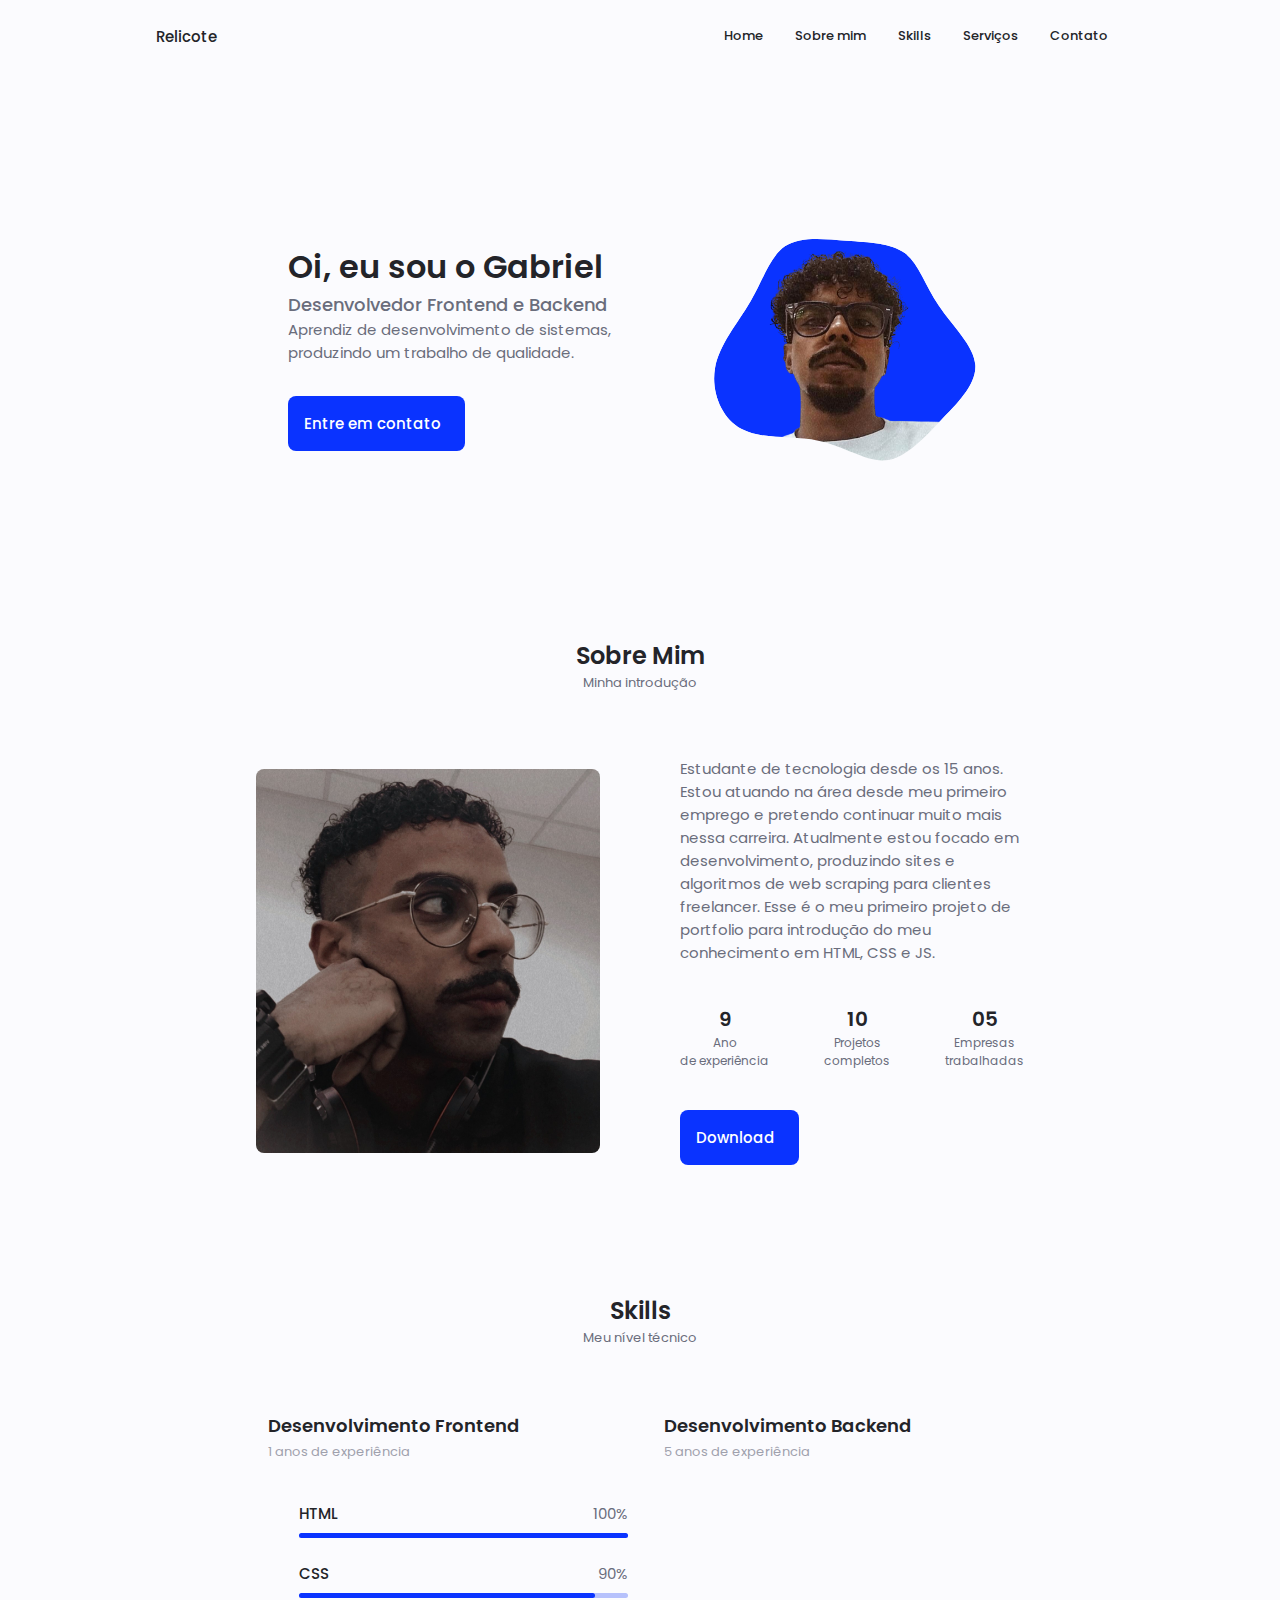
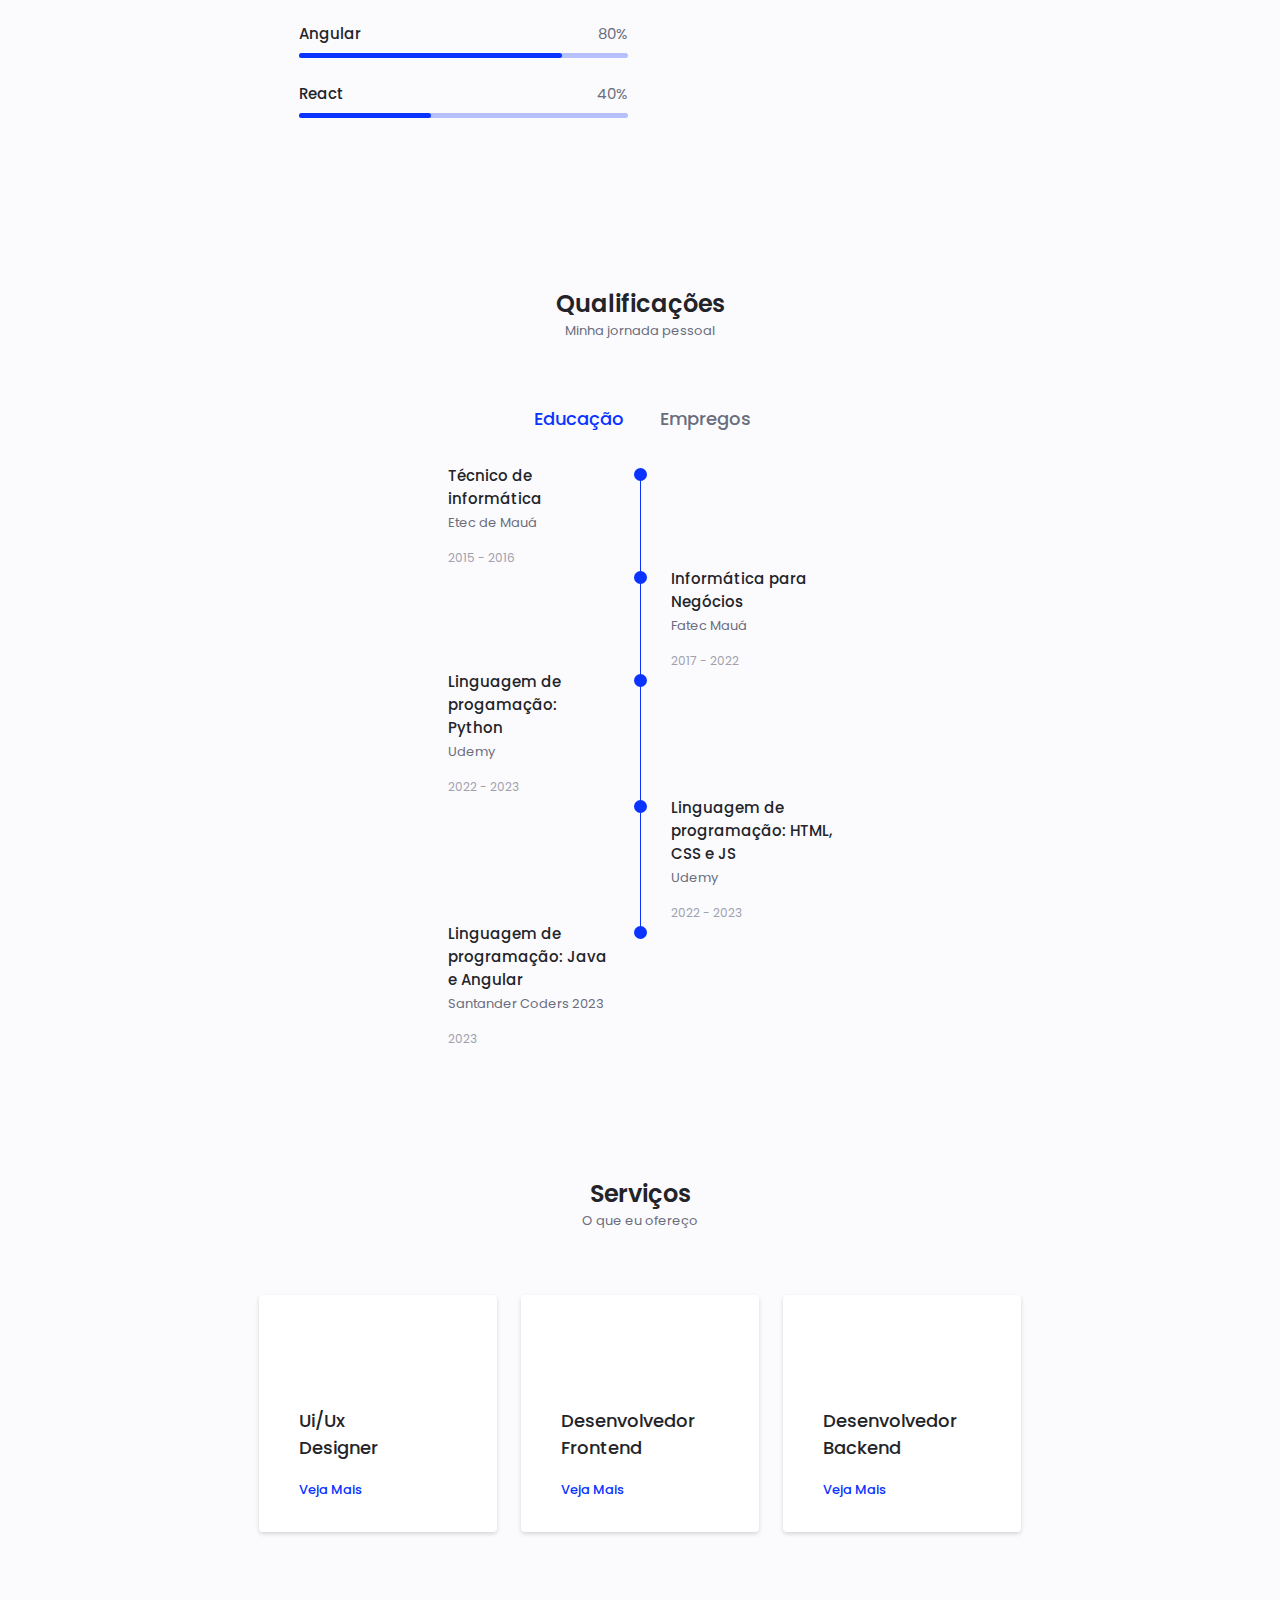
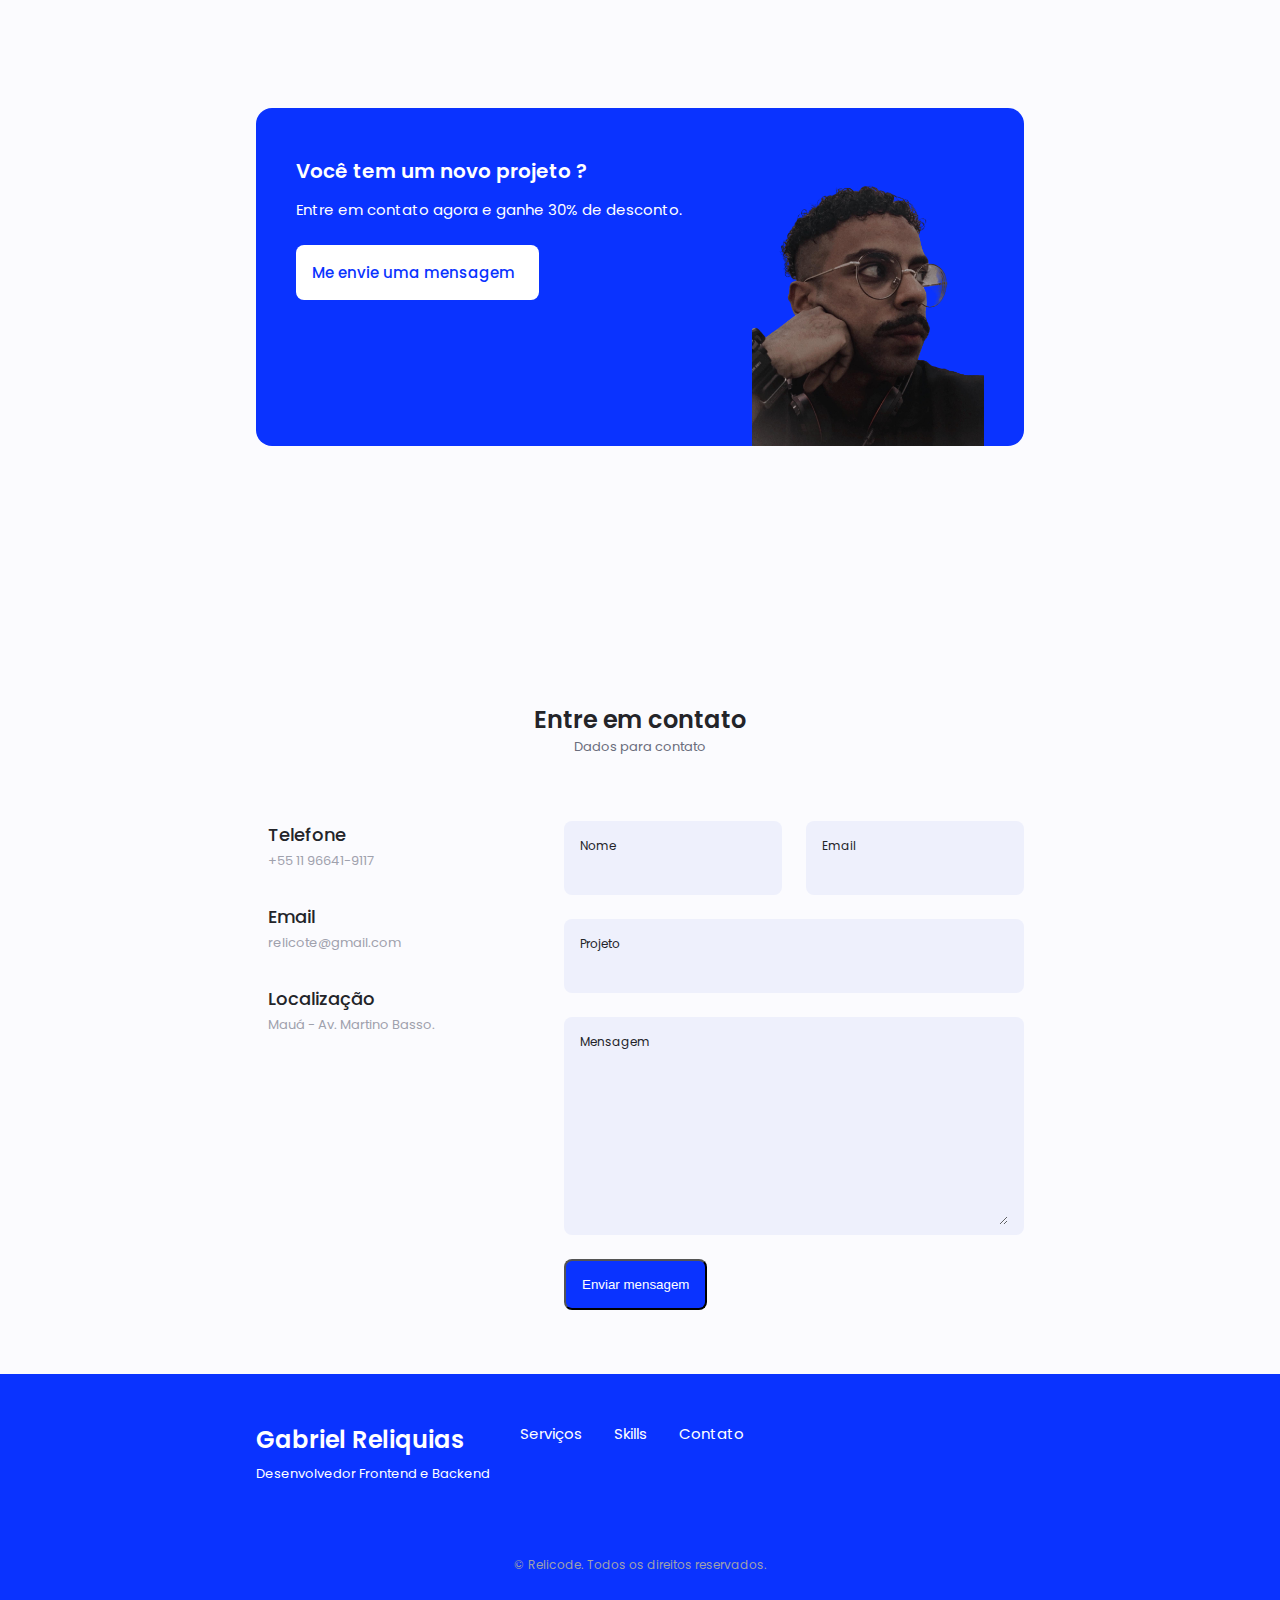
<file: index.html>
<!DOCTYPE html>
    <html lang="pt-br">
    <head>
        <meta charset="UTF-8">
        <meta name="viewport" content="width=device-width, initial-scale=1.0">

        <!--==================== UNICONS ====================-->
        <link rel="stylesheet" href="https://unicons.iconscout.com/release/v4.0.8/css/line.css">
        
        <!--==================== SWIPER CSS ====================-->
        <link rel="stylesheet" href="assets/css/swiper-bundle.min.css">
        
        <!--==================== CSS ====================-->
        <link rel="stylesheet" href="assets/css/styles.css">

        <title>CV Responsivo</title>
    </head>
    <body>
        <!--==================== HEADER ====================-->
        <header class="header" id="header">
            <nav class="nav container">
                <a href="#" class="nav_logo">Relicote</a>

                <div class="nav_menu" id="nav-menu">
                    <ul class="nav_list grid">
                        <li class="nav_item">
                            <a href="#home" class="nav_link">
                                <i class="uil uil-estate nav_icon"></i> Home
                            </a>
                        </li>
                        <li class="nav_item">
                            <a href="#about" class="nav_link">
                                <i class="uil uil-user nav_icon"></i> Sobre mim
                            </a>
                        </li>
                        <li class="nav_item">
                            <a href="#skills" class="nav_link">
                                <i class="uil uil-file-alt nav_icon"></i> Skills
                            </a>
                        </li>
                        <li class="nav_item">
                            <a href="#services" class="nav_link">
                                <i class="uil uil-briefcase nav_icon"></i> Serviços
                            </a>
                        </li>
                        <!-- <li class="nav_item">
                            <a href="#portfolio" class="nav_link">
                                <i class="uil uil-scenery nav_icon"></i> Portfolio
                            </a>
                        </li> -->
                        <li class="nav_item">
                            <a href="#contact" class="nav_link">
                                <i class="uil uil-message nav_icon"></i> Contato
                            </a>
                        </li>        
                    </ul>
                    <i class="uil uil-times nav_close" id="nav-close"></i>
                </div>
                <div class="nav_btns">
                    <div class="nav_toggle" id="nav-toggle">
                    <i class="uil uil-apps"></i>
                    </div>
                </div>

            </nav>
            
        </header>

        <!--==================== MAIN ====================-->
        <main class="main">
            <!--==================== HOME ====================-->
            <section class="home section" id="home">
                <div class="home_container container grid">
                    <div class="home_content grid">
                        <div class="home_social">
                            <a href="https://www.linkedin.com/in/gabriel-reliquias-521a76116/" target="_blank" class="hone_social-icon">
                                <i class="uil uil-linkedin-alt"></i>
                            </a>
                            <a href="#" target="_blank" class="hone_social-icon">
                                <i class="uil uil-dribbble"></i>
                            </a>
                            <a href="https://github.com/relicote" target="_blank" class="hone_social-icon">
                                <i class="uil uil-github-alt"></i>
                            </a>
                        </div>
                        <div class="home_img">
                            <svg class="home_blob" viewBox="0 0 200 200" xmlns="http://www.w3.org/2000/svg">
                                <mask id="mask0" mask-type="alpha">
                                  <path fill="#00000" d="M35.7,-56.7C44.3,-50,48,-36.8,56.7,-24.1C65.3,-11.3,78.8,1,79.6,13.1C80.4,25.2,68.5,37.1,57.1,48.7C45.8,60.4,35.1,71.9,23.1,72.7C11,73.5,-2.4,63.7,-18.6,60.4C-34.8,57,-53.8,60,-66.5,53.2C-79.2,46.4,-85.7,29.8,-83.1,15C-80.5,0.2,-68.8,-13,-60.9,-26.7C-52.9,-40.5,-48.7,-54.9,-39.2,-61.2C-29.7,-67.5,-14.9,-65.6,-0.7,-64.6C13.5,-63.5,27.1,-63.3,35.7,-56.7Z" transform="translate(100 100)" />
                                  </mask>
                                  <g mask="url(#mask0)">
                                     <path fill="#00000" d="M35.7,-56.7C44.3,-50,48,-36.8,56.7,-24.1C65.3,-11.3,78.8,1,79.6,13.1C80.4,25.2,68.5,37.1,57.1,48.7C45.8,60.4,35.1,71.9,23.1,72.7C11,73.5,-2.4,63.7,-18.6,60.4C-34.8,57,-53.8,60,-66.5,53.2C-79.2,46.4,-85.7,29.8,-83.1,15C-80.5,0.2,-68.8,-13,-60.9,-26.7C-52.9,-40.5,-48.7,-54.9,-39.2,-61.2C-29.7,-67.5,-14.9,-65.6,-0.7,-64.6C13.5,-63.5,27.1,-63.3,35.7,-56.7Z" transform="translate(100 100)" />
                                     <image class="home_blob-img" x="13" y="8" xlink:href="assets/img/perfil.png" />
                                  </g>
                                </svg>
                        </div>
                        <div class="home_data">
                            <h1 class="home_title">Oi, eu sou o Gabriel</h1>
                            <h3 class="home_subtitle">Desenvolvedor Frontend e Backend</h3>
                            <p class="home_description">Aprendiz de desenvolvimento de sistemas, produzindo um trabalho de qualidade.</p>
                            <a href="#contact" class="button button--flex">
                               Entre em contato <i class="uil uil-message button_icon"></i>
                            </a>
                            <div class="home_scroll">
                                <a href="#about" class="home_scroll-button button--flex">
                                    <span class="home_scroll-name">Scroll Down</span>
                                    <i class="uil uil-arrow-down home_scroll-arrow"></i>
                                </a>
                            </div>
                        </div>
                    </div>
                </div>
            </section>

            <!--==================== ABOUT ====================-->
            <section class="about section" id="about">
                <h2 class="section_title">Sobre Mim</h2>
                <span class="section_subtitle">Minha introdução</span>

                <div class="about_container container grid">
                    <img src="assets/img/about.jpg" alt="" class="about_img">

                    <div class="about_data">
                        <p  class="about_description">Estudante de tecnologia desde os 15 anos. Estou atuando na área desde meu primeiro emprego e pretendo continuar muito mais nessa carreira. Atualmente estou focado em desenvolvimento, produzindo sites e algoritmos de web scraping para clientes freelancer. Esse é o meu primeiro projeto de portfolio para introdução do meu conhecimento em HTML, CSS e JS. </p>

                        <div class="about_info">
                            <div>
                                <span class="about_info-title">9</span>
                                <span class="about_info-name">Ano <br> de experiência</span>
                            </div>
                            <div>
                                <span class="about_info-title">10</span>
                                <span class="about_info-name">Projetos <br> completos</span>
                            </div>
                            <div>
                                <span class="about_info-title">05</span>
                                <span class="about_info-name">Empresas <br> trabalhadas </span>
                            </div>
                        </div>
                        <div class="about_buttons">
                            <a download="" href="assets/pdf/reliquias-cv-new.pdf" class="button button--flex">
                                Download <i class="uil uil-download-alt button_icon"></i>
                            </a>
                        </div>
                    </div>
                </div>
            </section>

            <!--==================== SKILLS ====================-->
            <section class="skills section" id="skills">
                <h2 class="section_title">Skills</h2>
                <span class="section_subtitle">Meu nível técnico</span>

                <div class="skills_container container grid">
                    <div>
                        <!-- skill 1 -->
                        <div class="skills_content skills_open">
                            <div class="skills_header">
                                <i class="uil uil-brackets-curly skills_icon"></i>
                                <div>
                                    <h1 class="skills_title">Desenvolvimento Frontend</h1>
                                    <span class="skills_subtitle">1 anos de experiência</span>
                                </div>

                            <i class="uil uil-angle-down skills_arrow"></i>
                        </div>

                        <div class="skills_list grid">

                            <div class="skills_data">
                                <div class="skills_titles">
                                    <h3 class="skills_name">HTML</h3>
                                    <span class="skills_number">100%</span>
                                </div>
                                <div class="skills_bar">
                                    <span class="skills_percentage skills_html"></span>
                                </div>
                            </div>

                            <div class="skills_data">
                                <div class="skills_titles">
                                    <h3 class="skills_name">CSS</h3>
                                    <span class="skills_number">90%</span>
                                </div>
                                <div class="skills_bar">
                                    <span class="skills_percentage skills_css"></span>
                                </div>
                            </div>

                            <div class="skills_data">
                                <div class="skills_titles">
                                    <h3 class="skills_name">Angular</h3>
                                    <span class="skills_number">80%</span>
                                </div>
                                <div class="skills_bar">
                                    <span class="skills_percentage skills_angular"></span>
                                </div>
                            </div>

                            <div class="skills_data">
                                <div class="skills_titles">
                                    <h3 class="skills_name">React</h3>
                                    <span class="skills_number">40%</span>
                                </div>
                                <div class="skills_bar">
                                    <span class="skills_percentage skills_react"></span>
                                    </div>
                                </div>
                            </div>
                        </div>
                    </div>
                    
                    <!-- skills 2 -->
                    <div class="skills_content skills_close">
                        <div class="skills_header">
                            <i class="uil uil-server-network skills_icon"></i>

                            <div>
                                <h1 class="skills_title">Desenvolvimento Backend</h1>
                                <span class="skills_subtitle">5 anos de experiência</span>
                            </div>

                            <i class="uil uil-angle-down skills_arrow"></i>
                        </div>

                        <div class="skills_list grid">

                            <div class="skills_data">
                                <div class="skills_titles">
                                    <h3 class="skills_name">PHP</h3>
                                    <span class="skills_number">60%</span>
                                </div>
                                <div class="skills_bar">
                                    <span class="skills_percentage skills_php"></span>
                                </div>
                            </div>

                            <div class="skills_data">
                                <div class="skills_titles">
                                    <h3 class="skills_name">JavaScript</h3>
                                    <span class="skills_number">90%</span>
                                </div>
                                <div class="skills_bar">
                                    <span class="skills_percentage skills_js"></span>
                                </div>
                            </div>

                            <div class="skills_data">
                                <div class="skills_titles">
                                    <h3 class="skills_name">Java</h3>
                                    <span class="skills_number">80%</span>
                                </div>
                                <div class="skills_bar">
                                    <span class="skills_percentage skills_java"></span>
                                </div>
                            </div>

                            <div class="skills_data">
                                <div class="skills_titles">
                                    <h3 class="skills_name">Python</h3>
                                    <span class="skills_number">90%</span>
                                </div>
                                <div class="skills_bar">
                                    <span class="skills_percentage skills_python"></span>
                                </div>
                            </div>
                        </div>
                    </div>

                </div>
            </section>

            <!--==================== QUALIFICATION ====================-->
            <section class="qualification section">
                <h2 class="section_title">Qualificações</h2>
                <span class="section_subtitle">Minha jornada pessoal</span>

                <div class="qualification_container container">
                    <div class="qualification_tabs">
                        <div class="qualification_button button--flex qualification_active" data-target="#education">
                            <i class="uil uil-graduation-cap qualification_icon"></i>
                            Educação
                        </div>
                        <div class="qualification_button button--flex" data-target="#work">
                            <i class="uil uil-briefcase-alt qualification_icon"></i>
                            Empregos
                        </div>
                    </div>

                    <div class="qualification_sections">
                        <!-- conteudo de qualificação - Educação -->
                        <div class="qualification_content qualification_active" data-content id="education">
                            <!-- qualificação 1 -->
                            <div class="qualification_data">
                                <div>
                                    <h3 class="qualification_title">Técnico de informática</h3>
                                    <span class="qualification_subtitle">Etec de Mauá</span>
                                    <div class="qualification_calendar">
                                        <i class="uil uil-calendar-alt"></i>
                                        2015 - 2016
                                    </div>
                                </div>
                                <div>
                                    <span class="qualification_rounder"></span>
                                    <span class="qualification_line"></span>
                                </div>
                            </div>

                            <!-- qualificação 2 -->
                            <div class="qualification_data">
                                <div></div>
                                <div>
                                    <span class="qualification_rounder"></span>
                                    <span class="qualification_line"></span>
                                </div>

                                <div>
                                    <h3 class="qualification_title">Informática para Negócios</h3>
                                    <span class="qualification_subtitle">Fatec Mauá</span>
                                    <div class="qualification_calendar">
                                        <i class="uil uil-calendar-alt"></i>
                                        2017 - 2022
                                    </div>
                                </div>
                                
                            </div>

                            <!-- qualificação 3 -->
                            <div class="qualification_data">
                                <div>
                                    <h3 class="qualification_title">Linguagem de progamação: Python</h3>
                                    <span class="qualification_subtitle">Udemy</span>
                                    <div class="qualification_calendar">
                                        <i class="uil uil-calendar-alt"></i>
                                        2022 - 2023
                                    </div>
                                </div>
                                <div>
                                    <span class="qualification_rounder"></span>
                                    <span class="qualification_line"></span>
                                </div>
                            </div>

                            <!-- qualificação 4 -->
                            <div class="qualification_data">
                                <div></div>

                                <div>
                                    <span class="qualification_rounder"></span>
                                    <span class="qualification_line"></span>
                                </div>

                                <div>
                                    <h3 class="qualification_title">Linguagem de programação: HTML, CSS e JS</h3>
                                    <span class="qualification_subtitle">Udemy</span>
                                    <div class="qualification_calendar">
                                        <i class="uil uil-calendar-alt"></i>
                                        2022 - 2023
                                    </div>
                                </div>
                            </div>

                            <!-- QUALIFICAÇÃO 5 -->

                            <div class="qualification_data">
                                <div>
                                    <h3 class="qualification_title">Linguagem de programação: Java e Angular</h3>
                                    <span class="qualification_subtitle">Santander Coders 2023</span>
                                    <div class="qualification_calendar">
                                        <i class="uil uil-calendar-alt"></i>
                                        2023
                                    </div>
                                </div>
                                <div>
                                    <span class="qualification_rounder"></span>
                                </div>
                            </div>
                        </div>
<!-- TESTE DEPLOY -->
                        <!-- conteudo de qualificação - Trabalho -->
                        <div class="qualification_content" data-content id="work">
                            <!-- qualificação 1 -->
                            <div class="qualification_data">
                                <div>
                                    <h3 class="qualification_title">Estagiario: Analise de suporte</h3>
                                    <span class="qualification_subtitle">TechPartners BR</span>
                                    <div class="qualification_calendar">
                                        <i class="uil uil-calendar-alt"></i>
                                        2019 - 2019
                                    </div>
                                </div>

                                <div>
                                    <span class="qualification_rounder"></span>
                                    <span class="qualification_line"></span>
                                </div>

                            </div>

                            <!-- qualificação 2 -->
                            <div class="qualification_data">
                                <div></div>

                                <div>
                                    <span class="qualification_rounder"></span>
                                    <span class="qualification_line"></span>
                                </div>

                                <div>
                                    <h3 class="qualification_title">Estagiario: Analise de sistemas</h3>
                                    <span class="qualification_subtitle">Probo Contabilidade</span>
                                    <div class="qualification_calendar">
                                        <i class="uil uil-calendar-alt"></i>
                                        2020 - 2021
                                    </div>
                                </div>
                                
                            </div>

                            <!-- qualificação 3 -->
                            <div class="qualification_data">
                                <div>
                                    <h3 class="qualification_title">Field Engineer</h3>
                                    <span class="qualification_subtitle">Unisys Brasil</span>
                                    <div class="qualification_calendar">
                                        <i class="uil uil-calendar-alt"></i>
                                        2022 - 2023
                                    </div>
                                </div>
                                <div>
                                    <span class="qualification_rounder"></span>
                                    <span class="qualification_line"></span>
                                </div>
                            </div>

                            <!-- qualificação 4 -->
                            <div class="qualification_data">
                                <div></div>

                                <div>
                                    <span class="qualification_rounder"></span>
                                    <span class="qualification_line"></span>
                                </div>

                                <div>
                                    <h3 class="qualification_title">Desenvolvedor Front-End (Freelancer)</h3>
                                    <span class="qualificatn_subtitle">Zaza IT</span>
                                    <div class="qualification_calendar">
                                        <i class="uil uil-calendar-alt"></i>
                                        Atual
                                    </div>
                                </div>             
                            </div>

                            <!--Qualificação 5-->
                            <div class="qualification_data">
                                <div>
                                    <h3 class="qualification_title">Analista de Sistemas</h3>
                                    <span class="qualification_subtitle">Hi-Tech Blindagens</span>
                                    <div class="qualification_calendar">
                                        <i class="uil uil-calendar-alt"></i>
                                        Atual
                                    </div>
                                </div>
                            </div>

                        </div>

                    </div>
                </div>
            </section>

            <!--==================== SERVICES ====================-->
            <section class="services section" id="services">
                <h2 class="section_title">Serviços</h2>
                <span class="section_subtitle">O que eu ofereço</span>
                
                <div class="services_container container grid">
                    <!-- serviço 1 -->
                    <div class="services_content">
                        <div>
                            <i class="uil uil-web-grid services_icon"></i>
                            <h3 class="services_title">Ui/Ux <br> Designer </h3>
                        </div>

                        <span class="button button--flex button--small button--link services_button">
                            Veja Mais
                            <i class="uil uil-arrow-right button_icon"></i>
                        </span>

                            <div class="services_modal">
                                <div class="services_modal-content">
                                    <h4 class="services_modal-title">Ui/Ux <br> Designer </h4>
                                    <i class="uil uil-times services_modal-close"></i>

                                    <ul class="services_modal-services grid">
                                        <li class="services_modal-service">
                                            <i class="uil uil-check-circle services_modal-icon"></i>
                                            <p>Eu desenvolvo a interface de usuário</p>
                                        </li>
                                        <li class="services_modal-service">
                                            <i class="uil uil-check-circle services_modal-icon"></i>
                                            <p>Desenvolvo a pagina web</p>
                                        </li>
                                        <li class="services_modal-service">
                                            <i class="uil uil-check-circle services_modal-icon"></i>
                                            <p>Eu crio a interação de elementos Ux</p>
                                        </li>
                                        <li class="services_modal-service">
                                            <i class="uil uil-check-circle services_modal-icon"></i>
                                            <p>Eu destaco a marca da sua empresa</p>
                                        </li>
                                    </ul>
                                </div>
                            </div>
                    </div>
                    <!-- serviço 2 -->
                    <div class="services_content">
                        <div>
                            <i class="uil uil-arrow services_icon"></i>
                            <h3 class="services_title">Desenvolvedor <br> Frontend </h3>
                        </div>

                        <span class="button button--flex button--small button--link services_button">
                            Veja Mais
                            <i class="uil uil-arrow-right button_icon"></i>
                        </span>

                            <div class="services_modal">
                                <div class="services_modal-content">
                                    <h4 class="services_modal-title">Desenvolvedor <br> Frontend </h4>
                                    <i class="uil uil-times services_modal-close"></i>

                                    <ul class="services_modal-services grid">
                                        <li class="services_modal-service">
                                            <i class="uil uil-check-circle services_modal-icon"></i>
                                            <p>Eu desenvolvo a interface de usuário</p>
                                        </li>
                                        <li class="services_modal-service">
                                            <i class="uil uil-check-circle services_modal-icon"></i>
                                            <p>Otimizo o seu site</p>
                                        </li>
                                        <li class="services_modal-service">
                                            <i class="uil uil-check-circle services_modal-icon"></i>
                                            <p>Eu melhoro a usabilidade</p>
                                        </li>
                                        <li class="services_modal-service">
                                            <i class="uil uil-check-circle services_modal-icon"></i>
                                            <p>Eu torno seu site 100% responsivo</p>
                                        </li>
                                    </ul>
                                </div>
                            </div>
                    </div>
                    <!-- serviço 3 -->
                    <div class="services_content">
                        <div>
                            <i class="uil uil-pen services_icon"></i>
                            <h3 class="services_title">Desenvolvedor <br> Backend </h3>
                        </div>

                        <span class="button button--flex button--small button--link services_button">
                            Veja Mais
                            <i class="uil uil-arrow-right button_icon"></i>
                        </span>

                            <div class="services_modal">
                                <div class="services_modal-content">
                                    <h4 class="services_modal-title">Desenvolvedor <br> Backend </h4>
                                    <i class="uil uil-times services_modal-close"></i>

                                    <ul class="services_modal-services grid">
                                        <li class="services_modal-service">
                                            <i class="uil uil-check-circle services_modal-icon"></i>
                                            <p>Eu planejo, programo e testo o algoritmo</p>
                                        </li>
                                        <li class="services_modal-service">
                                            <i class="uil uil-check-circle services_modal-icon"></i>
                                            <p>Eu crio e implemento o banco de dados</p>
                                        </li>
                                        <li class="services_modal-service">
                                            <i class="uil uil-check-circle services_modal-icon"></i>
                                            <p>Eu integro API's</p>
                                        </li>
                                        <li class="services_modal-service">
                                            <i class="uil uil-check-circle services_modal-icon"></i>
                                            <p>Eu manuseio frameworks para seu site</p>
                                        </li>
                                    </ul>
                                </div>
                            </div>
                    </div>
                </div>
            </section>

            <!-- CORRIGIR!!!!!!!!!!!!!! -->
            <!--==================== PORTFOLIO ====================-->
            <!-- <section class="portfolio section" id="portfolio">
                <h2 class="section_title">Portfolio</h2>
                <span class="section_subtitle">Trabalhos mais recentes</span> 
                
                <div class="portfolio_container container swiper-container">
                    <div class="swiper-wrapper"> -->
            <!--==================== job 1 ====================-->
                        <!-- <div class="portfolio_content grid swiper-slide">
                            <img src="assets/img/portfolio1.png" alt="" class="portfolio_img">
                            <div class="portfolio_data">
                                <h3 class="portfolio_title">Online Food Store</h3>
                                <p class="portfolio_description">Website adaptado para qualquer dispositivo e com interações animadas.</p>
                                <a href="#" class="button button--flex button--small portfolio_button">
                                    Demo
                                    <i class="uil uil-arrow-right button_icon"></i>
                                </a>
                            </div>
                        </div> -->
            <!--==================== job 2 ====================-->
                        <!-- <div class="portfolio_content grid swiper-slide">
                            <img src="assets/img/portfolio2.jpg" alt="" class="portfolio_img">
                            <div class="portfolio_data">
                                <h3 class="portfolio_title">Model Agency</h3>
                                <p class="portfolio_description">Website adaptado para qualquer dispositivo e com interações animadas.</p>
                                <a href="#" class="button button--flex button--small portfolio_button">
                                    Demo
                                    <i class="uil uil-arrow-right button_icon"></i>
                                </a>
                            </div>
                        </div> -->
            <!--==================== job 3 ====================-->
                        <!-- <div class="portfolio_content grid swiper-slide">
                            <img src="assets/img/portfolio3.png" alt="" class="portfolio_img">
                            <div class="portfolio_data">
                                <h3 class="portfolio_title">Modern Gym Website</h3>
                                <p class="portfolio_description">Website adaptado para qualquer dispositivo e com interações animadas.</p>
                                <a href="#" class="button button--flex button--small portfolio_button">
                                    Demo
                                    <i class="uil uil-arrow-right button_icon"></i>
                                </a>
                            </div>
                        </div> -->
                         <!-- setas -->
                        <!-- <div class="swiper-button-next"></div>
                        <div class="swiper-button-prev"></div> -->
                        <!-- pag -->
                        <!-- <div class="swiper-pagination"></div>   
                    </div> 
                </div>
            </section> -->

            <!--==================== PROJECT IN MIND ====================-->
            <section class="project section">
                <div class="project_bg">
                    <div class="project_container container grid">
                        <div class="project_data">
                            <h2 class="project_title">Você tem um novo projeto ?</h2>
                            <p class="project_description"> Entre em contato agora e ganhe 30% de desconto.</p>
                            <a href="#contact" class="button button--flex button--white">
                            Me envie uma mensagem
                            <i class="uil uil-message project_icon button_icon"></i>
                        </a>
                        </div>
                        <img src="assets/img/project.png" alt="" class="project_img">
                    </div>
                </div>

            </section>

            <!--==================== TESTIMONIAL ====================-->
            <section class="testimonial section">
                
            </section>

            <!--==================== CONTACT ME ====================-->
            <section class="contact section" id="contact">
                <h2 class="section_title"> Entre em contato </h2>
                <span class="section_subtitle">Dados para contato</span>

                <div class="contact_container container grid">
                    <div>
                        <div class="contact_information">
                            <i class="uil uil-phone contact_icon"></i>

                            <div>
                                <h3 class="contact_title">Telefone</h3>
                                <span class="contact_subtitle">+55 11 96641-9117</span>
                            </div>
                        </div>
                        <div class="contact_information">
                            <i class="uil uil-envelope contact_icon"></i>

                            <div>
                                <h3 class="contact_title">Email</h3>
                                <span class="contact_subtitle">relicote@gmail.com</span>
                            </div>
                        </div>
                        <div class="contact_information">
                            <i class="uil uil-map-marker contact_icon"></i>

                            <div>
                                <h3 class="contact_title">Localização</h3>
                                <span class="contact_subtitle">Mauá - Av. Martino Basso.</span>
                            </div>
                        </div>
                    </div>

                    <form class="contact_form grid forms" action="https://formsubmit.co/ajax/reliquiasgr@gmail.com" method="POST" data-form>

                        <div class="contact_inputs grid">
                            <div class="contact_content">
                                <label for="nome" class="contact_label">Nome</label>
                                <input type="text" name="Nome" class="contact_input" required>
                            </div>

                            <div class="contact_content">
                                <label for="email" class="contact_label">Email</label>
                                <input type="email" name="email" class="contact_input" required>
                            </div>
                        </div>

                        <div class="contact_content">
                            <label for="projeto" class="contact_label">Projeto</label>
                            <input type="text" name="projeto" class="contact_input" required>
                        </div>

                        <div class="contact_content">
                            <label for="mensagem" class="contact_label">Mensagem</label>
                            <textarea name="mensagem" id="" cols="0" rows="7" class="contact_input" required></textarea>
                        </div>

                        <div>

                            <button type="submit" class="button button--flex" data-button>
                                Enviar mensagem
                                <i class="uil uil-message nav_icon button_icon"></i>
                            
                            </button>
                        </div>
                    </form>
                </div>
            </section>
        </main>

        <!--==================== FOOTER ====================-->
        <footer class="footer">
            <div class="footer_bg">
                <div class="footer_container container grid">
                    <div>
                        <h1 class="footer_title">Gabriel Reliquias</h1>
                        <span class="footer_subtitle">Desenvolvedor Frontend e Backend</span>
                    </div>

                    <ul class="footer_links">
                        <li>
                            <a href="#services" class="footer_link">Serviços</a>
                        </li>
                        <li>
                            <a href="#skills" class="footer_link">Skills</a>
                        </li>
                        <li>
                            <a href="#contact" class="footer_link">Contato</a>
                        </li>
                    </ul>

                    <div class="footer_socials">
                        <a href="https://twitter.com/Relicote" target="_blank" class="footer_social">
                            <i class="uil uil-twitter"></i>
                        </a>

                        <a href="https://www.instagram.com/relicotx/" target="_blank" class="footer_social">
                            <i class="uil uil-instagram"></i>
                        </a>
                    </div>
                </div>

                <p class="footer_copy">&#169; Relicode. Todos os direitos reservados.</p>
            </div>
         
        </footer>
        
        <!--==================== SCROLL TOP ====================-->
        

        <!--==================== SWIPER JS ====================-->
        <script src="assets/js/swiper-bundle.min.js"></script>
        <script defer src="assets/js/form.js"></script>

        <!--==================== MAIN JS ====================-->
        <script src="assets/js/main.js"></script>
    </body>
</html>
</file>
<file: assets/css/styles.css>
@import url('https://fonts.googleapis.com/css2?family=Poppins:wght@400;500;600&display=swap');

:root{
    --header-height: 3rem;
    --hue-color: 230;

    /* cores */
    --first-color: hsl(var(--hue-color), 100%, 52%);
    --first-color-second: hsl(var(--hue-color), 100%, 52%);
    --first-color-alt: hsl(var(--hue-color), 57%, 53%);
    --first-color-lighter: hsl(var(--hue-color), 92%, 85%);
    --title-color: hsl(var(--hue-color), 8%, 15%);
    --text-color: hsl(var(--hue-color), 8%, 45%);
    --text-color-light: hsl(var(--hue-color), 8%, 65%);
    --input-color: hsl(var(--hue-color), 70%, 96%);
    --body-color: hsl(var(--hue-color), 60%, 99%);
    --container-color: #fff;



    /*fonte e tipografia */

    --body-font: 'Poppins', sans-serif;

    --big-font-size: 2rem;
    --h1-font-size: 1.5rem;
    --h2-font-size: 1.25rem;
    --h3-font-size: 1.125rem;
    --normal-font-size: .938rem;
    --small-font-size: .813rem;
    --smaller-font-size: .75rem;

    /* espessura da fonte */
    --font-medium: 500;
    --font-semi-bold: 600;

    /* botões da margem */

    --mb-0-25: .25rem;
    --mb-0-5: .5rem;
    --mb-0-75: .75rem;
    --mb-1: 1rem;
    --mb-1-5: 1.5rem;
    --mb-2: 2rem;
    --mb-2-5: 2.5rem;
    --mb-3: 3rem;

    /* z index */

    --z-tolltip: 10;
    --z-fixed: 100;
    --z-modal: 1000;

    /* font size for devices*/
    @media screen  and(min-width: 968px) {
        :root {

            --big-font-size: 3rem;
            --h1-font-size: 2.25rem;
            --h2-font-size: 1.5rem;
            --h3-font-size: 1.25rem;
            --normal-font-size: 1rem;
            --small-font-size: .875rem;
            --smaller-font-size: .813rem;
        }
    }    
        
    }
    
    *{
        box-sizing: border-box;
        padding: 0;
        margin: 0;
    }

    html{
        scroll-behavior: smooth;
    }

    body{
        margin: 0 0 var(--header-height) 0;
        font-family: var(--body-font);
        font-size: var(--normal-font-size);
        background-color: var(--body-color);
        color: var(--text-color);
    }

    h1, h2, h3, h4{
        color: var(--title-color);
        font-weight: var(--font-semi-bold);
    }

    ul{
        list-style: none;
        
    }

    a{
        text-decoration: none;
    }

    img{
        max-width: 100%;
        height: auto;
    }

    /* classes reutilizadas do css */
    .section{
        padding: 2rem 0 4rem;
    }

    .section_title{
        font-size: var(--h1-font-size);
    }

    .section_subtitle{
        display: block;
        font-size: var(--small-font-size);
        margin-bottom: var(--mb-3);
    }

    .section_title,
    .section_subtitle{
        text-align: center;
    }

    /* LAYOUT */

    .container{
        max-width: 768px;
        margin-left: var(--mb-1-5);
        margin-right: var(--mb-1-5);
    }

    .grid{
        display: grid;
        gap: 1.5rem;
    }

    .header{
        width: 100%;
        position: fixed;
        bottom: 0;
        left: 0;
        z-index: var(--z-fixed);
        background-color: var(--body-color);
    }

    /* navegação */

    .nav{
        max-width: 968px;
        height: var(--header-height);
        display: flex;
        justify-content: space-between;
        align-items: center;
    }

    .nav_logo,
    .nav_toggle{
        color: var(--title-color);
        font-weight: var(--font-medium);
    }

    .nav_logo:hover{
        color: var(--first-color);
    }

    .nav_toggle{
        font-size: 1.1rem;
        cursor: pointer;
    }

    .nav_toggle:hover{
        color: var(--first-color);
    }

@media screen and (max-width: 767px) {
    .nav_menu{
        position: fixed;
        bottom: -100%;
        left: 0;
        width: 100%;
        background-color: var(--body-color);
        padding: 2rem 1.5rem 4rem;
        box-shadow: 0 -1px 4px rgba(0, 0, 0, .15);
        border-radius: 1.5rem 1.5rem 0 0;
        transition: .3s;
    }
    
}
    

.nav_list{
    grid-template-columns: repeat(3, 1fr);
    gap: 2rem;
}

.nav_link{
    display: flex;
    flex-direction: column;
    align-items: center;
    font-size: var(--small-font-size);
    color: var(--title-color);
    font-weight: var(--font-medium);
}

.nav_link:hover{
    color: var(--first-color);
}

.nav_icon{
    font-size: 1.2rem;
}

.nav_close{
    position: absolute;
    right: 1.3rem;
    bottom: .5rem;
    font-size: 1.5rem;
    cursor: pointer;
    color: var(--first-color);
}

.nav_close:hover{
    color: var(--first-color-alt);
}

/* show menu */
.show-menu{
    bottom: 0;
}

/* active link */
.active-link{
    color: var(--first-color);
}

/* background header changer */
.scroll-header{
    box-shadow: 0 -1px 4px rgba(0, 0, 0, .15);
}

/* home */
.home_container{
    gap: 1rem;
}

.home_content{
    grid-template-columns: .5fr 3fr;
    padding-top: 3.5rem;
    align-items: center;
}

.home_social{
    display: grid;
    grid-template-columns: max-content;
    row-gap: 1rem;
}

.home_social-icon{
    font-size: 1.25rem;
    color: var(--first-color);
}

.home_social-icon:hover{
    color: var(--first-color-alt);
}

.home_blob{
    width: 200px;
    fill: var(--first-color);
}

.home_blob-img{
    width: 170px;
}

.home_data{
    grid-column: 1/3;
}

.home_title{
    font-size: var(--big-font-size);
}

.home_subtitle{
    font-size: var(--h3-font-size);
    color: var(--text-color);
    font-weight: var(--font-medium);
}

.home_description{
    margin-bottom: var(--mb-2);
}

.home_scroll{
    display: none;
}

.home_scroll-button{
color: var(--first-color);
transition: .3s;
}

.home_scroll-button:hover{
    transform: translateY(0.25rem);
}

.home_scroll-name{
    font-size: var(--small-font-size);
    color: var(--title-color);
    font-weight: var(--font-medium);
    margin-right: var(--mb-0-25);
}

.home_scroll-arrow{
    font-size: 1.25rem;
}

/* Botões */

.button{
    display: inline-block;
    background-color: var(--first-color);
    color: #fff;
    padding: 1rem;
    border-radius: .5rem;
    font-weight: var(--font-medium);
    /* margin-left: 35%; */
}

.button:hover{
    background-color: var(--first-color-alt);
}

.button_icon{
    font-size: 1.25rem;
    margin-left: var(--mb-0-5);
    transition: .3s;
}

.button--white{
    background-color: #fff;
    color: var(--first-color);
}

.button--white:hover{
    background-color: #fff;
}

.button--flex{
    display: inline-flex;
    align-items: center;
}

.button--small{
    padding: .75rem 1rem;
}

.button--link{
    padding: 0;
    background-color: transparent;
    color: var(--first-color);
}

.button--link:hover{
    background-color: transparent;
    color: var(--first-color-alt);
}

/* Sobre Mim */

.about_img{
    width: 200px;
    border-radius: .5rem;
    justify-self: center;
    align-self: center;
}

.about_description{
    text-align: center;
    margin-bottom: var(--mb-2-5);
}

.about_info{
    display: flex;
    justify-content: space-evenly;
    margin-bottom: var(--mb-2-5)
}

.about_info-title{
    font-size: var(--h2-font-size);
    font-weight: var(--font-semi-bold);
    color: var(--title-color);
}

.about_info-name{
    font-size: var(--smaller-font-size);
}

.about_info-title,
.about_info-name{
    display: block;
    text-align: center;
}

.about_buttons{
    display: flex;
    justify-content: center;
}

/* skills */

.skills_container{
    row-gap: 0;
}

.skills_header{
    display: flex;
    align-items: center;
    margin-bottom: var(--mb-2-5);
    cursor: pointer;
}

.skills_icon,
.skills_arrow{
    font-size: 2rem;
    color: var(--first-color);
}

.skills_icon{
    margin-right: var(--mb-0-75);
}

.skills_title{
    font-size: var(--h3-font-size);
}

.skills_subtitle{
    font-size: var(--small-font-size);
    color: var(--text-color-light);
}

.skills_arrow{
    margin-left: auto;
    transition: .4s;
}

.skills_list{
    row-gap: 1.5rem;
    padding-left: 2.7rem;
}

.skills_titles{
    display: flex;
    justify-content: space-between;
    margin-bottom: var(--mb-0-5);
}

.skills_name{
    font-size: var(--normal-font-size);
    font-weight: var(--font-medium);
}

.skills_bar,
.skills_percentage{
    height: 5px;
    border-radius: .25rem;
}

.skills_bar{
    background-color: var(--first-color-lighter);
}

.skills_percentage{
    display: block;
    background-color: var(--first-color);
}

.skills_html{
    width: 100%;
}
.skills_css{
    width: 90%;
}
.skills_js{
    width: 90%;
}
.skills_react{
    width: 40%;
}
.skills_php{
    width: 60%;
}
.skills_angular{
    width: 80%;
}
.skills_java{
    width: 80%;
}
.skills_python{
    width: 90%;
}

.skills_close .skills_list{
    height: 0;
    overflow: hidden;
}

.skills_open .skills_list{
    height: max-content;
    margin-bottom: var(--mb-2-5);
}

.skills_open .skills_arrow{
    transform: rotate(-180deg);
}

/* Qualificações */

.qualification_tabs{
    display: flex;
    justify-content: space-evenly;
    margin-bottom: var(--mb-2);
}

.qualification_button{
    font-size: var(--h3-font-size);
    font-weight: var(--font-medium);
    cursor: pointer;
}

.qualification_button:hover{
    color: var(--first-color);
}

.qualification_icon{
    font-size: 1.8rem;
    margin-right: var(--mb-0-25);
}

.qualification_data{
    display: grid;
    grid-template-columns: 1fr max-content 1fr;
    column-gap: 1.5rem;
}

.qualification_title{
    font-size: var(--normal-font-size);
    font-weight: var(--font-medium);
}

.qualification_subtitle{
    display: inline-block;
    font-size: var(--small-font-size);
    margin-bottom: var(--mb-1);
}

.qualification_calendar{
    font-size: var(--smaller-font-size);
    color: var(--text-color-light);
}

.qualification_rounder{
    display: inline-block;
    width: 13px;
    height: 13px;
    background-color: var(--first-color);
    border-radius: 50%;
}

.qualification_line{
    display: block;
    width: 1px;
    height: 100%;
    background-color: var(--first-color);
    transform: translate(6px, -7px);
}

.qualification [data-content]{
    display: none;
}

.qualification_active[data-content]{
    display: block;
}

.qualification_button.qualification_active{
    color: var(--first-color);
}

/* serviços */

.services_container{
    gap: 1.5rem;
    grid-template-columns: repeat(2, 1fr);
}

.services_content{
    position: relative;
    background-color: var(--container-color);
    padding: 3.5rem .5rem 1.25rem 1.5rem;
    border-radius: .25rem;
    box-shadow: 0 2px 4px rgba(0, 0, 0, .15);
    transition: .3s;
}

.services_content:hover{
    box-shadow: 0 4px 8px rgba(0, 0, 0, .15);
}

.services_icon{
    display: block;
    font-size: 1.5rem;
    color: var(--first-color);
    margin-bottom: var(--mb-1);
}

.services_title{
    font-size: var(--h3-font-size);
    margin-bottom: var(--mb-1);
    font-weight: var(--font-medium);
}

.services_button{
    cursor: pointer;
    font-size: var(--small-font-size);
}

.services_button:hover .button_icon{
    transform: translateX(.25rem);
}

.services_modal{
    position: fixed;
    top: 0;
    left: 0;
    right: 0;
    bottom: 0;
    background-color: rgba(0, 0, 0, .5);
    display: flex;
    align-items: center;
    justify-content: center;
    padding: 0 1rem;
    z-index: var(--z-modal);
    opacity: 0; 
    visibility: hidden;
    transition: .3s;
}

.services_modal-content{
    position: relative;
    background-color: var(--container-color);
    padding: 1.5rem;
    border-radius: .5rem;
}

.services_modal-services{
    row-gap: 1rem;
}

.services_modal-service{
    display: flex;
}

.services_modal-title{
    font-size: var(--h3-font-size);
    font-weight: var(--font-medium);
    margin-bottom: var(--mb-1-5);
}

.services_modal-close{
    position: absolute;
    top: 1rem;
    right: 1rem;
    font-size: 1.5rem;
    color: var(--first-color);
    cursor: pointer;
}

.services_modal-icon{
    color: var(--first-color);
    margin-right: var(--mb-0-25);
}

.active-modal{
    opacity: 1;
    visibility: visible;
}

/* porfolio */

.portfolio_container{
    overflow: initial;
}

.portfolio_content{
    padding: 0 1.5rem;
}

.portfolio_img{
    width: 265px;
    border-radius: .5rem;
    justify-self: center;
}

.portfolio_title{
    font-size: var(--h3-font-size);
    margin-bottom: var(--mb-0-5);
}

.portfolio_description{
    margin-bottom: var(--mb-0-75);
}

.portfolio_button:hover .button_icon{
    transform: translateX(.25rem);
}

/* projetos/contato */

.project{
    text-align: center;
}

.project_bg{
    background-color: var(--first-color-second);
    padding-top: 3rem;
}

.project_title{
    font-size: var(--h2-font-size);
    margin-bottom: var(--mb-0-75)
}

.project_description{
    margin-bottom: var(--mb-1-5);
}

.project_title,
.project_description{
    color: #fff;
}

.project_img{
    width: 232px;
    justify-self: center;
}

/* Entre em contato */

.contact_container{
    row-gap: 3rem;
}

.contact_information{
    display: flex;
    margin-bottom: var(--mb-2);
}

.contact_icon{
    font-size: 2rem;
    color: var(--first-color);
    margin-right: var(--mb-0-75);
}

.contact_title{
    font-size: var(--h3-font-size);
    font-weight: var(--font-medium);
}

.contact_subtitle{
    font-size: var(--small-font-size);
    color: var(--text-color-light);
}

.contact_content{
    background-color: var(--input-color);
    border-radius: .5rem;
    padding: .75rem 1rem .25rem;
}

.contact_label{
    font-size: var(--smaller-font-size);
    color: var(--title-color);
}

.contact_input{
    width: 100%;
    background-color: var(--input-color);
    color: var(--text-color);
    font-family: var(--body-font);
    font-size: var(--normal-font-size);
    border: none;
    outline: none;
    padding: .25rem .5rem .5rem 0;
}

/* rodapé */

.footer{
    padding-top: 2rem;
}

.footer_container{
    row-gap: 3.5rem;
}

.footer_bg{
    background-color: var(--first-color-second);
    padding: 2rem 0 3rem;
}

.footer_title{
    font-size: var(--h1-font-size);
    margin-bottom: var(--mb-0-25);
}

.footer_subtitle{
    font-size: var(--small-font-size);
}

.footer_links{
    display: flex;
    flex-direction: column;
    row-gap: 1.5rem;
}

.footer_link:hover{
    color: var(--first-color-lighter);
}

.footer_social{
    font-size: 1.25rem;
    margin-right: var(--mb-1-5);
}

.footer_social:hover{
    color: var(--first-color-lighter);
}

.footer_copy{
    font-size: var(--smaller-font-size);
    text-align: center;
    color: var(--text-color-light);
    margin-top: var(--mb-3);
}

.footer_title,
.footer_subtitle,
.footer_link,
.footer_social{
    color: #fff;
}

/* media queries */

@media screen and (max-width: 350px){
    .container{
        margin-left: var(--mb-1);
        margin-right: var(--mb-1);
    }

    .nav_menu{
        padding: 2rem .25rem 4rem;
    }

    .nav_list{
        column-gap: 0;
    }

    .home_content{
        grid-template-columns: .25fr 3fr;
    }
    
    .home_blob{
        width: 180px;
    }

    .skills_title{
        font-size: var(--normal-font-size);
    }

    .qualification_data{
        gap: .5rem;
    }

    .services_container{
        grid-template-columns: max-content;
        justify-content: center;
    }

    .services_content{
        padding-right: 3.5rem;
    }

    .services_modal{
        padding: 0 .5rem;
    }

    .project_img{
        width: 200px;
    }
}

/* dispositivos de tela media */

@media screen and (min-width: 568px){
    .home_content{
        grid-template-columns: max-content 1fr 1fr;    
    }

    .home_data{
        grid-column: initial;
    }

    .home_img{
        order: 1;
        justify-self: center;
    }
    
    .about_container,
    .skills_container,
    .portfolio_content,
    .project_container,
    .contact_container,
    .footer_container{
        grid-template-columns: repeat(2, 1fr);
    }

    .qualification_sections{
        display: grid;
        grid-template-columns: .6fr;
        justify-content: center;
    }
}

@media screen and (min-width: 768px) {
    .container{
        margin-left: auto;
        margin-right: auto;
    }

    body{
        margin: 0;
    }

    .section{
        padding: 6rem 0 2rem;
    }

    .section_subtitle{
        margin-bottom: 4rem;
    }

    .header{
        top: 0;
        bottom: initial;
    }

    .header,
    .main,
    .footer_container{
        padding: 0 1rem;
    }

    .nav{
        height: calc(var(--header-height) + 1.5rem);
        column-gap: 1rem;
    }

    .nav_icon,
    .nav_close,
    .nav_toggle{
        display: none;
    }

    .nav_list{
        display: flex;
        column-gap: 2rem;
    }

    .nav_menu{
        margin-left: auto;
    }

    .change-theme{
        margin: 0;
    }

    .home_content{
        row-gap: 5rem;
    }
    
    .home_content{
        padding-top: 5.5rem;
        column-gap: 2rem;
    }

    .home_blob{
        width: 270px;
    }

    .about_container{
        column-gap: 5rem;
    }

    .about_img{
        width: 350px;
    }

    .about_description{
        text-align: initial;
    }

    .about_info{
        justify-content: space-between;
    }

    .about_buttons{
        justify-content: initial;
    }

    .qualification_tabs{
        justify-content: center;
    }

    .qualification_button{
        margin: 0 var(--mb-1);
    }

    .qualification_sections{
        grid-template-columns: .5fr;
    }

    .services_container{
        grid-template-columns:  repeat(3, 218px);
        justify-content: center;
    }

    .services_icon{
        font-size: 2rem;
    }

    .services_content{
        padding: 6rem 0 2rem 2.5rem;
    }

    .services_modal-content{
        width: 450px;
    }

    .portfolio_img{
        width: 320px;
    }

    .portfolio_content{
        align-items: center;
    }

    .project{
        text-align: initial;
    }

    .project_bg{
        background: none;
    }

    .project_container{
        background-color: var(--first-color-second);
        border-radius: 1rem;
        padding: 3rem 2.5rem 0;
        grid-template-columns: 1fr max-content;
        column-gap: 3rem;
    }

    .projet_Data{
        padding-top: .8rem;
    }

    .footer_container{
        grid-template-columns: repeat(3, 1fr);
    }

    .footer_bg{
        padding: 3rem 0 3.5rem;
    }

    .footer_links{
        flex-direction: row;
        column-gap: 2rem;
    }

    .footer_socials{
        justify-self: flex-end;
    }

    .footer_copy{
        margin-top: 4.5rem
    }
    
}

/* dispositivos grandes */

@media screen and (min-width: 1024px){

    .header,
    .main,
    .footer_container{
        padding: 0;
    }

    .home_blob{
        width: 320px;
    }

    .home_social{
        transform: translateX(-6rem);
    }

    .services_container{
        grid-template-columns: repeat(3, 238px);
    }

    .portfolio_content{
        column-gap: 5rem
    }

    .swiper-portfolio-icon{
        font-size: 3.5rem;
    }

    .swiper-buttom-prev{
        left: -3.5rem;
    }
    .swiper-buttom-next{
        right: -3.5rem;
    }

    .swiper-container-horizontal > .swiper-pagination-bullets{
        bottom: -4.5rem;
    }

    .contact_form{
        width: 460px;
    }

    .contact_inputs{
        grid-template-columns: repeat(2, 1fr);
    }
    
}
</file>
